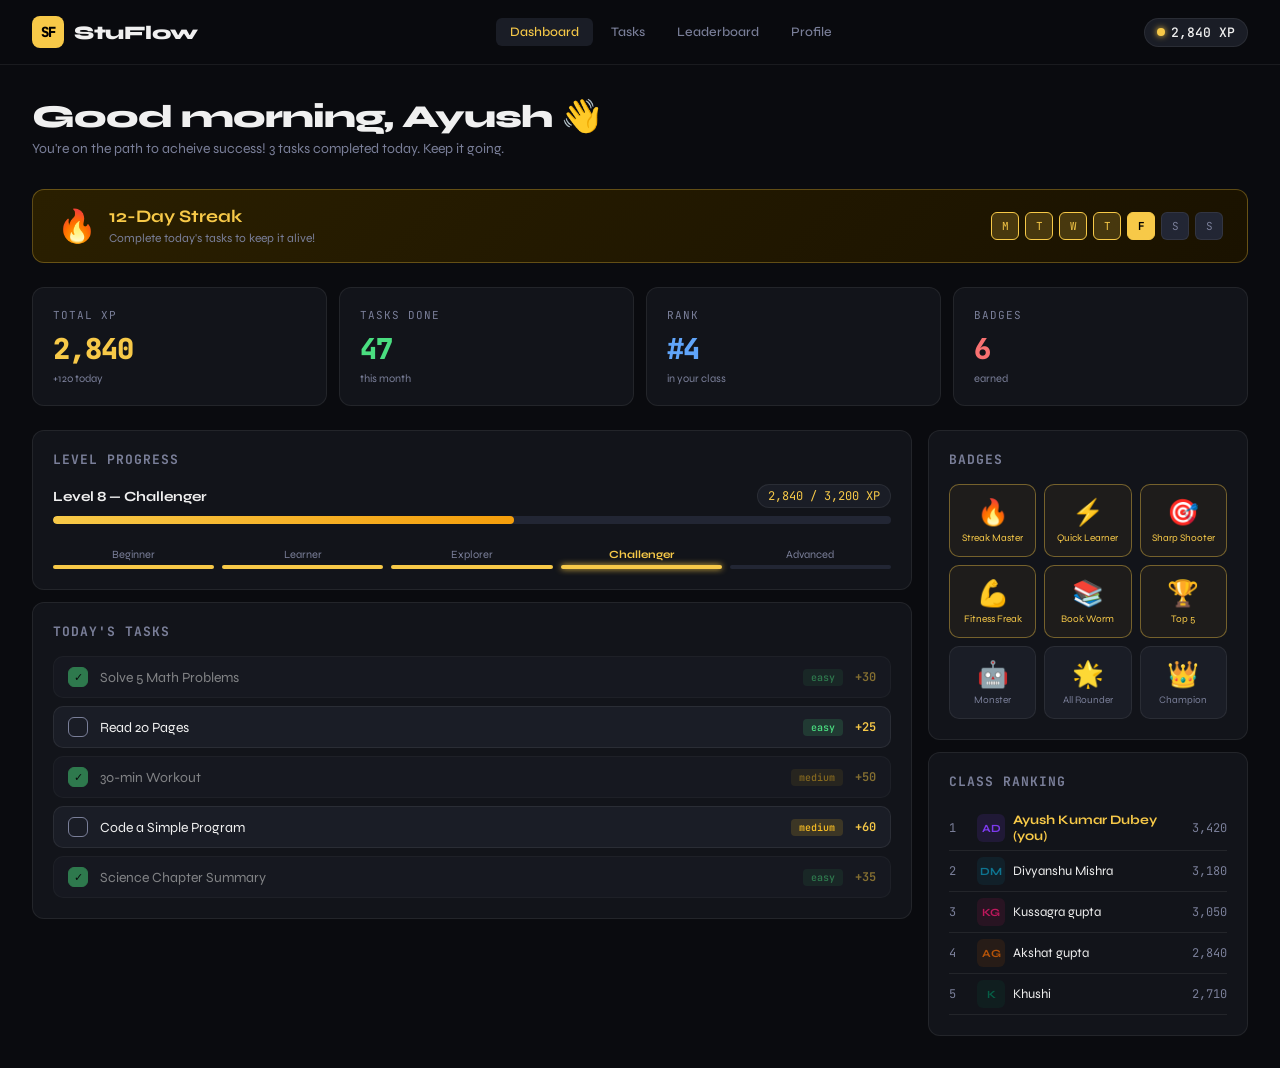
<file: Hackathon 2 Code/frontend/index.html>
<!DOCTYPE html>
<html lang="en">

<head>
    <meta charset="UTF-8">
    <meta name="viewport" content="width=device-width, initial-scale=1.0">
    <title>Student LeetCode – Gamified Learning Platform</title>
    <link rel="stylesheet" href="styles.css">
</head>

<body>
    <h2 class="sr-only" style="position:absolute;width:1px;height:1px;overflow:hidden;clip:rect(0 0 0 0)">Student
        LeetCode – Gamified Learning Platform with Dashboard, Tasks, Leaderboard, and Profile</h2>

    <!-- NAV -->
    <nav>
        <div class="logo">
            <div class="logo-icon">SF</div>
            StuFlow
        </div>
        <div class="nav-tabs">
            <button class="nav-tab active" onclick="showPage('dashboard',this)">Dashboard</button>
            <button class="nav-tab" onclick="showPage('tasks',this)">Tasks</button>
            <button class="nav-tab" onclick="showPage('leaderboard',this)">Leaderboard</button>
            <button class="nav-tab" onclick="showPage('profile',this)">Profile</button>
        </div>
        <div class="xp-pill">
            <div class="xp-dot"></div>
            <span id="nav-xp" style="font-family:var(--mono)">2,840 XP</span>
        </div>
    </nav>

    <!-- DASHBOARD PAGE -->
    <div class="page active" id="page-dashboard">
        <div class="dash-header">
            <h1>Good morning, Ayush 👋</h1>
            <p>You're on the path to acheive success! 3 tasks completed today. Keep it going.</p>
        </div>

        <!-- Streak -->
        <div class="streak-banner">
            <div class="streak-left">
                <div class="streak-flame">🔥</div>
                <div class="streak-info">
                    <strong id="streak-count">12-Day Streak</strong>
                    <span>Complete today's tasks to keep it alive!</span>
                </div>
            </div>
            <div class="streak-days" id="streak-days"></div>
        </div>

        <!-- Stats -->
        <div class="stats-grid">
            <div class="stat-card">
                <div class="stat-label">Total XP</div>
                <div class="stat-value gold" id="total-xp">2,840</div>
                <div class="stat-sub">+120 today</div>
            </div>
            <div class="stat-card">
                <div class="stat-label">Tasks Done</div>
                <div class="stat-value green" id="tasks-done-count">47</div>
                <div class="stat-sub">this month</div>
            </div>
            <div class="stat-card">
                <div class="stat-label">Rank</div>
                <div class="stat-value blue">#4</div>
                <div class="stat-sub">in your class</div>
            </div>
            <div class="stat-card">
                <div class="stat-label">Badges</div>
                <div class="stat-value red" id="badges-count">6</div>
                <div class="stat-sub">earned</div>
            </div>
        </div>

        <div class="dash-grid">
            <div>
                <!-- Level Progress -->
                <div class="card" style="margin-bottom:12px">
                    <div class="card-title">Level Progress</div>
                    <div class="level-bar-wrap">
                        <div class="level-header">
                            <span style="font-size:14px;font-weight:700">Level 8 — Challenger</span>
                            <div class="level-badge">2,840 / 3,200 XP</div>
                        </div>
                        <div class="bar-bg">
                            <div class="bar-fill" id="xp-bar" style="width:0%"></div>
                        </div>
                    </div>
                    <div style="display:grid;grid-template-columns:repeat(5,1fr);gap:8px;margin-top:1rem">
                        <div style="text-align:center">
                            <div style="font-size:11px;color:var(--muted);margin-bottom:4px">Beginner</div>
                            <div style="height:4px;background:var(--accent);border-radius:2px"></div>
                        </div>
                        <div style="text-align:center">
                            <div style="font-size:11px;color:var(--muted);margin-bottom:4px">Learner</div>
                            <div style="height:4px;background:var(--accent);border-radius:2px"></div>
                        </div>
                        <div style="text-align:center">
                            <div style="font-size:11px;color:var(--muted);margin-bottom:4px">Explorer</div>
                            <div style="height:4px;background:var(--accent);border-radius:2px"></div>
                        </div>
                        <div style="text-align:center">
                            <div style="font-size:11px;color:var(--accent);margin-bottom:4px;font-weight:700">Challenger
                            </div>
                            <div
                                style="height:4px;background:var(--accent);border-radius:2px;box-shadow:0 0 6px var(--accent)">
                            </div>
                        </div>
                        <div style="text-align:center">
                            <div style="font-size:11px;color:var(--muted);margin-bottom:4px">Advanced</div>
                            <div style="height:4px;background:var(--surface3);border-radius:2px"></div>
                        </div>
                    </div>
                </div>

                <!-- Today's Tasks -->
                <div class="card">
                    <div class="card-title">Today's Tasks</div>
                    <div class="tasks-list" id="today-tasks"></div>
                </div>
            </div>

            <div>
                <!-- Badges -->
                <div class="card" style="margin-bottom:12px">
                    <div class="card-title">Badges</div>
                    <div class="badges-grid" id="badges-grid"></div>
                </div>

                <!-- Mini Leaderboard -->
                <div class="card">
                    <div class="card-title">Class Ranking</div>
                    <div id="mini-lb"></div>
                </div>
            </div>
        </div>
    </div>

    <!-- TASKS PAGE -->
    <div class="page" id="page-tasks">
        <div class="dash-header">
            <h1>All Tasks</h1>
            <p>Complete tasks to earn XP and climb the leaderboard.</p>
        </div>
        <div class="filter-row" id="task-filters"></div>
        <div class="tasks-grid" id="all-tasks-grid"></div>
    </div>

    <!-- LEADERBOARD PAGE -->
    <div class="page" id="page-leaderboard">
        <div class="dash-header">
            <h1>Leaderboard</h1>
            <p>Compete with your peers. Earn more XP to climb higher.</p>
        </div>
        <div class="lb-tabs">
            <button class="lb-tab active" onclick="showLB('class',this)">Class</button>
            <button class="lb-tab" onclick="showLB('school',this)">School</button>
            <button class="lb-tab" onclick="showLB('state',this)">State</button>
        </div>
        <div class="card">
            <table class="lb-table" id="lb-table"></table>
        </div>
    </div>

    <!-- PROFILE PAGE -->
    <div class="page" id="page-profile">
        <div class="profile-top">
            <div class="profile-avatar">A</div>
            <div class="profile-info">
                <h2>Ayush Kumar Dubey</h2>
                <p>Class 12-A : Sunbeam School, Jaunpur</p>
                <div class="profile-tags">
                    <span class="profile-tag">🔥 12-day streak</span>
                    <span class="profile-tag">⚡ Level 8</span>
                    <span class="profile-tag">🏆 Rank #4</span>
                    <span class="profile-tag">📚 Academic Focus</span>
                </div>
            </div>
        </div>
        <div class="profile-grid">
            <div class="card">
                <div class="card-title">Stats Overview</div>
                <div class="activity-row"><span>Total XP Earned</span><span
                        style="font-family:var(--mono);color:var(--accent)" id="p-xp">2,840</span></div>
                <div class="activity-row"><span>Tasks Completed</span><span
                        style="font-family:var(--mono);color:var(--accent2)" id="p-tasks">47</span></div>
                <div class="activity-row"><span> Main focus</span><span
                        style="font-family:var(--mono);color:var(--accent2)" id="p-tasks">Fittness</span></div>
                <div class="activity-row"><span>Current Streak</span><span
                        style="font-family:var(--mono);color:#f97316">12 days</span></div>
                <div class="activity-row"><span>Best Streak</span><span
                        style="font-family:var(--mono);color:var(--muted)">21 days</span></div>
                <div class="activity-row"><span>Level</span><span style="font-family:var(--mono);color:var(--accent3)">8
                        — Challenger</span></div>
                <div class="activity-row"><span>Badges Earned</span><span style="font-family:var(--mono)"
                        id="p-badges">6</span></div>
            </div>
            <div class="card">
                <div class="card-title">Recent Activity</div>
                <div id="recent-activity"></div>
            </div>
            <div class="card">
                <div class="card-title">Category Breakdown</div>
                <div id="category-breakdown"></div>
            </div>
            <div class="card">
                <div class="card-title">All Badges</div>
                <div class="badges-grid" id="profile-badges-grid"></div>
            </div>
        </div>
    </div>

    <!-- MODAL -->
    <div class="modal-overlay" id="task-modal">
        <div class="modal">
            <h3 id="modal-title">Task Title</h3>
            <p id="modal-desc">Task description goes here.</p>
            <div class="modal-xp" id="modal-xp">+50 XP</div>
            <div class="modal-btns">
                <button class="btn-secondary" onclick="closeModal()">Cancel</button>
                <button class="btn-primary" onclick="completeTask()">Mark Complete ✓</button>
            </div>
        </div>
    </div>

    <!-- TOAST -->
    <div class="toast" id="toast"></div>

    <script src="script.js"></script>
</body>

</html>
</file>
<file: Hackathon 2 Code/frontend/styles.css>
@import url('https://fonts.googleapis.com/css2?family=Syne:wght@400;500;700;800&family=JetBrains+Mono:wght@400;500&display=swap');

*{margin:0;padding:0;box-sizing:border-box}

:root{
  --bg:#0a0b0f;
  --surface:#12141a;
  --surface2:#1a1d26;
  --surface3:#222634;
  --accent:#f7c948;
  --accent2:#4ade80;
  --accent3:#60a5fa;
  --accent4:#f87171;
  --text:#f0f0f0;
  --muted:#7a7f99;
  --border:rgba(255,255,255,0.07);
  --font:'Syne',sans-serif;
  --mono:'JetBrains Mono',monospace;
}

body {
  background:var(--bg);
  color:var(--text);
  font-family:var(--font);
  min-height:100vh;
  overflow-x:hidden;
}

/* NAV */
nav {
  display:flex;
  align-items:center;
  justify-content:space-between;
  padding:1rem 2rem;
  border-bottom:1px solid var(--border);
  position:sticky;
  top:0;
  z-index:100;
  background:rgba(10,11,15,0.95);
  backdrop-filter:blur(12px);
}
.logo {
  display:flex;
  align-items:center;
  gap:10px;
  font-size:1.2rem;
  font-weight:800;
  letter-spacing:-0.5px;
}
.logo-icon{width:32px;height:32px;background:var(--accent);border-radius:8px;display:flex;align-items:center;justify-content:center;color:#000;font-size:14px;font-weight:800;font-family:var(--mono)}
.nav-tabs{display:flex;gap:4px}
.nav-tab{padding:6px 14px;border-radius:6px;font-size:13px;cursor:pointer;border:none;background:transparent;color:var(--muted);font-family:var(--font);font-weight:500;transition:all 0.2s}
.nav-tab.active,.nav-tab:hover{background:var(--surface2);color:var(--text)}
.nav-tab.active{color:var(--accent)}
.xp-pill{display:flex;align-items:center;gap:6px;background:var(--surface2);border:1px solid var(--border);padding:5px 12px;border-radius:20px;font-size:13px;font-family:var(--mono);font-weight:500}
.xp-dot{width:8px;height:8px;background:var(--accent);border-radius:50%;box-shadow:0 0 6px var(--accent)}

/* PAGES */
.page{display:none;padding:2rem}
.page.active{display:block}

/* DASHBOARD */
.dash-header{margin-bottom:2rem}
.dash-header h1{font-size:2rem;font-weight:800;letter-spacing:-1px;margin-bottom:4px}
.dash-header p{color:var(--muted);font-size:14px}
.streak-banner{background:linear-gradient(135deg,#2a1f00,#1a1200);border:1px solid rgba(247,201,72,0.3);border-radius:12px;padding:1rem 1.5rem;margin-bottom:1.5rem;display:flex;align-items:center;justify-content:space-between}
.streak-left{display:flex;align-items:center;gap:12px}
.streak-flame{font-size:2rem}
.streak-info strong{display:block;font-size:1.1rem;font-weight:700;color:var(--accent)}
.streak-info span{font-size:12px;color:var(--muted)}
.streak-days{display:flex;gap:6px}
.s-day{width:28px;height:28px;border-radius:6px;background:var(--surface3);border:1px solid var(--border);display:flex;align-items:center;justify-content:center;font-size:11px;color:var(--muted);font-family:var(--mono)}
.s-day.done{background:rgba(247,201,72,0.2);border-color:var(--accent);color:var(--accent)}
.s-day.today{background:var(--accent);color:#000;font-weight:700}

.stats-grid{display:grid;grid-template-columns:repeat(4,1fr);gap:12px;margin-bottom:1.5rem}
.stat-card{background:var(--surface);border:1px solid var(--border);border-radius:12px;padding:1.25rem}
.stat-label{font-size:11px;color:var(--muted);text-transform:uppercase;letter-spacing:1px;margin-bottom:8px;font-family:var(--mono)}
.stat-value{font-size:1.8rem;font-weight:800;letter-spacing:-1px;font-family:var(--mono)}
.stat-value.gold{color:var(--accent)}
.stat-value.green{color:var(--accent2)}
.stat-value.blue{color:var(--accent3)}
.stat-value.red{color:var(--accent4)}
.stat-sub{font-size:11px;color:var(--muted);margin-top:4px}

.dash-grid{display:grid;grid-template-columns:1fr 320px;gap:16px}
.card{background:var(--surface);border:1px solid var(--border);border-radius:12px;padding:1.25rem}
.card-title{font-size:13px;font-weight:700;text-transform:uppercase;letter-spacing:1px;color:var(--muted);margin-bottom:1rem;font-family:var(--mono)}

.level-bar-wrap{margin-bottom:1.5rem}
.level-header{display:flex;justify-content:space-between;align-items:center;margin-bottom:8px}
.level-badge{background:var(--surface2);border:1px solid var(--border);padding:3px 10px;border-radius:20px;font-size:12px;font-family:var(--mono);color:var(--accent)}
.bar-bg{height:8px;background:var(--surface3);border-radius:4px;overflow:hidden}
.bar-fill{height:100%;border-radius:4px;background:linear-gradient(90deg,var(--accent),#f59e0b);transition:width 1s ease}

.tasks-list{display:flex;flex-direction:column;gap:8px}
.task-item{display:flex;align-items:center;gap:12px;padding:10px 14px;background:var(--surface2);border-radius:10px;border:1px solid var(--border);cursor:pointer;transition:all 0.2s}
.task-item:hover{border-color:rgba(255,255,255,0.15);transform:translateX(3px)}
.task-item.done{opacity:0.5}
.task-check{width:20px;height:20px;border-radius:6px;border:1.5px solid var(--muted);display:flex;align-items:center;justify-content:center;flex-shrink:0;transition:all 0.2s;font-size:11px}
.task-item.done .task-check{background:var(--accent2);border-color:var(--accent2);color:#000}
.task-name{flex:1;font-size:14px}
.task-diff{font-size:10px;padding:2px 8px;border-radius:4px;font-family:var(--mono);font-weight:500}
.diff-easy{background:rgba(74,222,128,0.15);color:var(--accent2)}
.diff-med{background:rgba(251,191,36,0.15);color:#fbbf24}
.diff-hard{background:rgba(248,113,113,0.15);color:var(--accent4)}
.task-xp{font-size:12px;font-family:var(--mono);color:var(--accent);font-weight:600}

.badges-grid{display:grid;grid-template-columns:repeat(3,1fr);gap:8px}
.badge-item{background:var(--surface2);border:1px solid var(--border);border-radius:10px;padding:12px 8px;text-align:center}
.badge-icon{font-size:1.6rem;margin-bottom:4px;display:block}
.badge-name{font-size:10px;color:var(--muted);display:block}
.badge-item.earned{border-color:rgba(247,201,72,0.4);background:rgba(247,201,72,0.05)}
.badge-item.earned .badge-name{color:var(--accent)}

/* LEADERBOARD */
.lb-tabs{display:flex;gap:8px;margin-bottom:1.5rem}
.lb-tab{padding:6px 16px;border-radius:20px;font-size:13px;cursor:pointer;border:1px solid var(--border);background:transparent;color:var(--muted);font-family:var(--font);transition:all 0.2s}
.lb-tab.active{background:var(--accent);color:#000;border-color:var(--accent);font-weight:700}
.lb-table{width:100%;border-collapse:collapse}
.lb-table th{font-size:11px;color:var(--muted);text-transform:uppercase;letter-spacing:1px;text-align:left;padding:8px 12px;border-bottom:1px solid var(--border);font-family:var(--mono)}
.lb-table td{padding:10px 12px;border-bottom:1px solid var(--border);font-size:14px}
.lb-table tr:hover td{background:var(--surface2)}
.rank-num{font-family:var(--mono);font-weight:700;color:var(--muted);width:40px}
.rank-1{color:var(--accent);font-size:16px}
.rank-2{color:#c0c0c0;font-size:15px}
.rank-3{color:#cd7f32;font-size:15px}
.player-cell{display:flex;align-items:center;gap:10px}
.avatar{width:32px;height:32px;border-radius:8px;display:flex;align-items:center;justify-content:center;font-size:14px;font-weight:700;flex-shrink:0}
.xp-bar-sm{width:80px;height:6px;background:var(--surface3);border-radius:3px;overflow:hidden;display:inline-block;vertical-align:middle;margin-left:8px}
.xp-bar-sm-fill{height:100%;background:var(--accent);border-radius:3px}
.me-row td{background:rgba(247,201,72,0.06)!important;border-left:2px solid var(--accent)}

/* TASKS PAGE */
.filter-row{display:flex;gap:8px;margin-bottom:1.5rem;flex-wrap:wrap}
.filter-btn{padding:5px 14px;border-radius:20px;font-size:12px;cursor:pointer;border:1px solid var(--border);background:transparent;color:var(--muted);font-family:var(--font);transition:all 0.2s}
.filter-btn.active{background:var(--surface2);color:var(--text);border-color:rgba(255,255,255,0.2)}
.tasks-grid{display:grid;grid-template-columns:repeat(auto-fill,minmax(300px,1fr));gap:12px}
.task-card{background:var(--surface);border:1px solid var(--border);border-radius:12px;padding:1.25rem;cursor:pointer;transition:all 0.2s;position:relative;overflow:hidden}
.task-card::before{content:'';position:absolute;top:0;left:0;right:0;height:3px}
.task-card.easy::before{background:var(--accent2)}
.task-card.medium::before{background:#fbbf24}
.task-card.hard::before{background:var(--accent4)}
.task-card:hover{border-color:rgba(255,255,255,0.15);transform:translateY(-2px)}
.task-card.completed{opacity:0.6}
.tc-top{display:flex;justify-content:space-between;align-items:flex-start;margin-bottom:10px}
.tc-category{font-size:10px;color:var(--muted);text-transform:uppercase;letter-spacing:1px;font-family:var(--mono)}
.tc-title{font-size:15px;font-weight:700;margin-bottom:6px;line-height:1.3}
.tc-desc{font-size:12px;color:var(--muted);line-height:1.5;margin-bottom:12px}
.tc-footer{display:flex;align-items:center;justify-content:space-between}
.tc-xp{font-family:var(--mono);font-size:13px;color:var(--accent);font-weight:600}
.start-btn{padding:5px 14px;background:var(--surface2);border:1px solid var(--border);border-radius:6px;font-size:12px;color:var(--text);cursor:pointer;font-family:var(--font);transition:all 0.2s}
.start-btn:hover{background:var(--accent);color:#000;border-color:var(--accent)}
.done-badge{padding:4px 10px;background:rgba(74,222,128,0.1);border:1px solid rgba(74,222,128,0.3);border-radius:6px;font-size:11px;color:var(--accent2);font-family:var(--mono)}

/* PROFILE */
.profile-top{display:flex;gap:2rem;align-items:flex-start;margin-bottom:2rem}
.profile-avatar{width:80px;height:80px;background:linear-gradient(135deg,var(--accent),#f59e0b);border-radius:16px;display:flex;align-items:center;justify-content:center;font-size:2rem;font-weight:800;color:#000;flex-shrink:0}
.profile-info h2{font-size:1.5rem;font-weight:800;letter-spacing:-0.5px;margin-bottom:4px}
.profile-info p{color:var(--muted);font-size:14px;margin-bottom:8px}
.profile-tags{display:flex;gap:6px;flex-wrap:wrap}
.profile-tag{padding:3px 10px;background:var(--surface2);border:1px solid var(--border);border-radius:20px;font-size:11px;color:var(--muted);font-family:var(--mono)}
.profile-grid{display:grid;grid-template-columns:1fr 1fr;gap:16px}
.activity-row{display:flex;justify-content:space-between;align-items:center;padding:8px 0;border-bottom:1px solid var(--border);font-size:13px}
.activity-row:last-child{border:none}
.activity-time{color:var(--muted);font-size:11px;font-family:var(--mono)}

/* MODAL */
.modal-overlay{display:none;position:fixed;inset:0;background:rgba(0,0,0,0.7);z-index:200;align-items:center;justify-content:center}
.modal-overlay.open{display:flex}
.modal{background:var(--surface);border:1px solid var(--border);border-radius:16px;padding:2rem;max-width:420px;width:90%;animation:slideUp 0.25s ease}
@keyframes slideUp{from{transform:translateY(20px);opacity:0}to{transform:translateY(0);opacity:1}}
.modal h3{font-size:1.2rem;font-weight:800;margin-bottom:6px}
.modal p{color:var(--muted);font-size:13px;margin-bottom:1.5rem;line-height:1.6}
.modal-xp{font-size:2.5rem;font-weight:800;font-family:var(--mono);color:var(--accent);text-align:center;margin:1rem 0}
.modal-btns{display:flex;gap:8px;justify-content:flex-end}
.btn-primary{padding:8px 20px;background:var(--accent);color:#000;border:none;border-radius:8px;font-size:14px;font-weight:700;cursor:pointer;font-family:var(--font);transition:all 0.2s}
.btn-primary:hover{background:#f0bb30}
.btn-secondary{padding:8px 20px;background:transparent;color:var(--muted);border:1px solid var(--border);border-radius:8px;font-size:14px;cursor:pointer;font-family:var(--font);transition:all 0.2s}
.btn-secondary:hover{color:var(--text);border-color:rgba(255,255,255,0.3)}

/* TOAST */
.toast{position:fixed;bottom:2rem;right:2rem;background:var(--surface);border:1px solid rgba(74,222,128,0.4);border-radius:10px;padding:12px 18px;font-size:14px;z-index:300;opacity:0;transform:translateY(10px);transition:all 0.3s;pointer-events:none}
.toast.show{opacity:1;transform:translateY(0)}
.toast strong{color:var(--accent2)}

/* RESPONSIVE */
@media(max-width:700px){
  .stats-grid{grid-template-columns:repeat(2,1fr)}
  .dash-grid{grid-template-columns:1fr}
  nav{padding:0.75rem 1rem}
  .page{padding:1rem}
}
</file>
